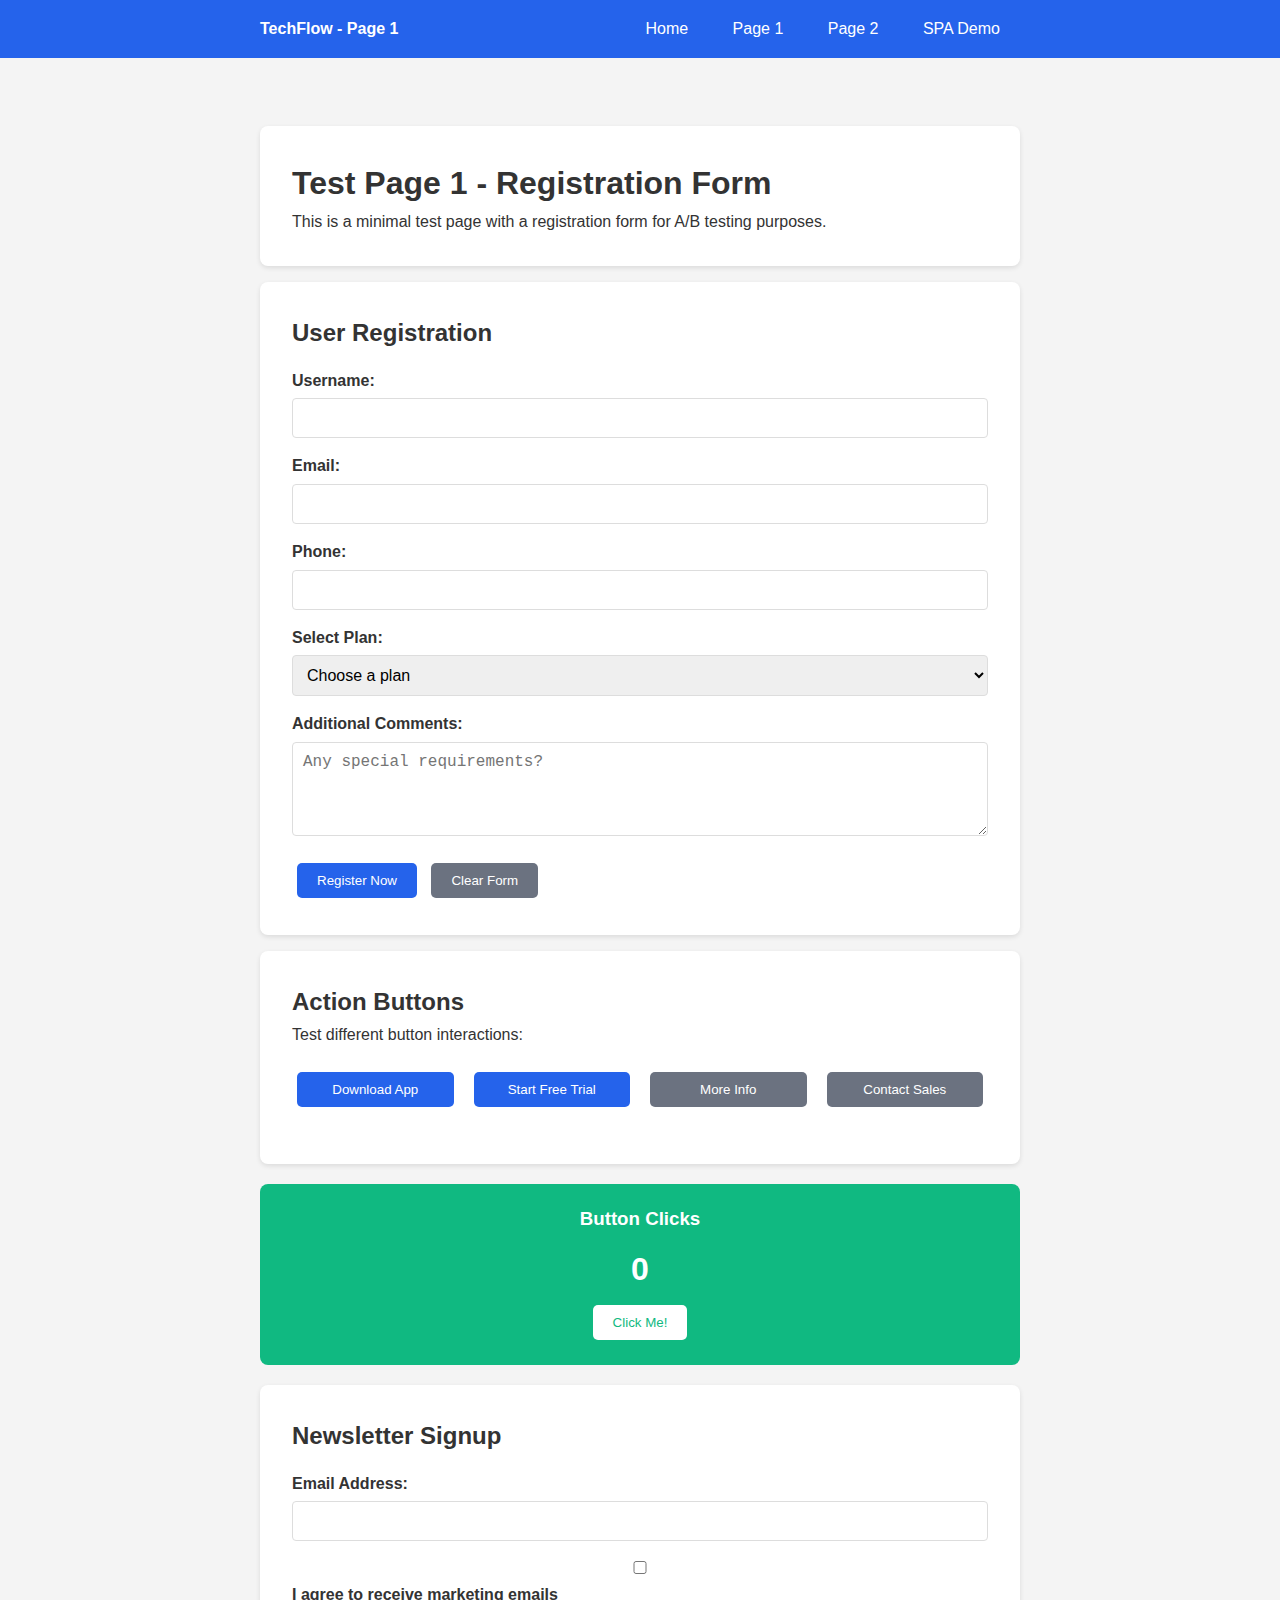
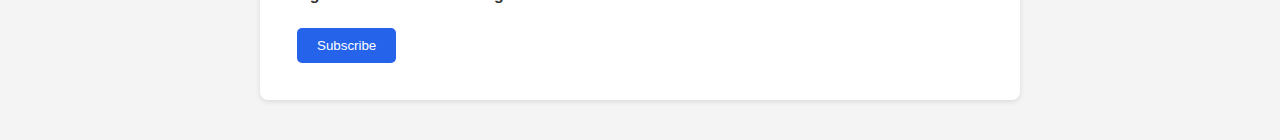
<file: page1.html>
<!DOCTYPE html>
<html lang="en">
  <head>
    <!-- Start VWO Async SmartCode -->
    <link rel="preconnect" href="https://dev.visualwebsiteoptimizer.com" />
    <script type="text/javascript" id="vwoCode">
      window._vwo_code ||
        (function () {
          var w = window,
            d = document;
          var account_id = 1120758,
            version = 2.2,
            settings_tolerance = 2000,
            hide_element = "body",
            background_color = "white",
            hide_element_style =
              "opacity:0 !important;filter:alpha(opacity=0) !important;background:" +
              background_color +
              " !important;transition:none !important;";
          /* DO NOT EDIT BELOW THIS LINE */
          if (
            ((f = !1),
            (v = d.querySelector("#vwoCode")),
            (cc = {}),
            -1 < d.URL.indexOf("__vwo_disable__") || w._vwo_code)
          )
            return;
          try {
            var e = JSON.parse(
              localStorage.getItem("_vwo_" + account_id + "_config")
            );
            cc = e && "object" == typeof e ? e : {};
          } catch (e) {}
          function r(t) {
            try {
              return decodeURIComponent(t);
            } catch (e) {
              return t;
            }
          }
          var s = (() => {
            var e = {
                combination: [],
                combinationChoose: [],
                split: [],
                exclude: [],
                uuid: null,
                consent: null,
                optOut: null,
              },
              t = d.cookie || "";
            if (t)
              for (
                var i,
                  n,
                  o =
                    /(?:^|;\s*)(?:(_vis_opt_exp_(\d+)_combi=([^;]*))|(_vis_opt_exp_(\d+)_combi_choose=([^;]*))|(_vis_opt_exp_(\d+)_split=([^:;]*))|(_vis_opt_exp_(\d+)_exclude=[^;]*)|(_vis_opt_out=([^;]*))|(_vwo_global_opt_out=[^;]*)|(_vwo_uuid=([^;]*))|(_vwo_consent=([^;]*)))/g;
                null !== (i = o.exec(t));

              )
                try {
                  i[1]
                    ? e.combination.push({ id: i[2], value: r(i[3]) })
                    : i[4]
                    ? e.combinationChoose.push({ id: i[5], value: r(i[6]) })
                    : i[7]
                    ? e.split.push({ id: i[8], value: r(i[9]) })
                    : i[10]
                    ? e.exclude.push({ id: i[11] })
                    : i[12]
                    ? (e.optOut = r(i[13]))
                    : i[14]
                    ? (e.optOut = !0)
                    : i[15]
                    ? (e.uuid = r(i[16]))
                    : i[17] &&
                      ((n = r(i[18])),
                      (e.consent =
                        n && 3 <= n.length ? n.substring(0, 3) : null));
                } catch (e) {}
            return e;
          })();
          function n() {
            var e = (() => {
                if (w.VWO && Array.isArray(w.VWO))
                  for (var e = 0; e < w.VWO.length; e++) {
                    var t = w.VWO[e];
                    if (
                      Array.isArray(t) &&
                      ("setVisitorId" === t[0] || "setSessionId" === t[0])
                    )
                      return !0;
                  }
                return !1;
              })(),
              t =
                "a=" +
                account_id +
                "&u=" +
                encodeURIComponent(w._vis_opt_url || d.URL) +
                "&vn=" +
                version +
                "&ph=1" +
                ("undefined" != typeof platform ? "&p=" + platform : "") +
                "&st=" +
                w.performance.now(),
              e =
                (!e &&
                  ((e = (() => {
                    var e,
                      t = [],
                      i = {},
                      n = (w.VWO && w.VWO.appliedCampaigns) || {};
                    for (e in n) {
                      var o = n[e] && n[e].v;
                      o && (t.push(e + "-" + o + "-1"), (i[e] = !0));
                    }
                    if (s && s.combination)
                      for (var r = 0; r < s.combination.length; r++) {
                        var a = s.combination[r];
                        i[a.id] || t.push(a.id + "-" + a.value);
                      }
                    return t.join("|");
                  })()) && (t += "&c=" + e),
                  (e = (() => {
                    var e = [],
                      t = {};
                    if (s && s.combinationChoose)
                      for (var i = 0; i < s.combinationChoose.length; i++) {
                        var n = s.combinationChoose[i];
                        e.push(n.id + "-" + n.value), (t[n.id] = !0);
                      }
                    if (s && s.split)
                      for (var o = 0; o < s.split.length; o++)
                        t[(n = s.split[o]).id] || e.push(n.id + "-" + n.value);
                    return e.join("|");
                  })()) && (t += "&cc=" + e),
                  (e = (() => {
                    var e = {},
                      t = [];
                    if (w.VWO && Array.isArray(w.VWO))
                      for (var i = 0; i < w.VWO.length; i++) {
                        var n = w.VWO[i];
                        if (
                          Array.isArray(n) &&
                          "setVariation" === n[0] &&
                          n[1] &&
                          Array.isArray(n[1])
                        )
                          for (var o = 0; o < n[1].length; o++) {
                            var r,
                              a = n[1][o];
                            a &&
                              "object" == typeof a &&
                              ((r = a.e), (a = a.v), r) &&
                              a &&
                              (e[r] = a);
                          }
                      }
                    for (r in e) t.push(r + "-" + e[r]);
                    return t.join("|");
                  })())) &&
                  (t += "&sv=" + e),
                s && s.optOut && (t += "&o=" + s.optOut),
                (() => {
                  var e = [],
                    t = {};
                  if (s && s.exclude)
                    for (var i = 0; i < s.exclude.length; i++) {
                      var n = s.exclude[i];
                      t[n.id] || (e.push(n.id), (t[n.id] = !0));
                    }
                  return e.join("|");
                })());
            return (
              e && (t += "&e=" + e),
              s && s.uuid && (t += "&id=" + s.uuid),
              s && s.consent && (t += "&consent=" + s.consent),
              w.name &&
                -1 < w.name.indexOf("_vis_preview") &&
                (t += "&pM=true"),
              w.VWO && w.VWO.ed && (t += "&ed=" + w.VWO.ed),
              t
            );
          }
          code = {
            nonce: v && v.nonce,
            library_tolerance: function () {
              return "undefined" != typeof library_tolerance
                ? library_tolerance
                : void 0;
            },
            settings_tolerance: function () {
              return cc.sT || settings_tolerance;
            },
            hide_element_style: function () {
              return "{" + (cc.hES || hide_element_style) + "}";
            },
            hide_element: function () {
              return performance.getEntriesByName("first-contentful-paint")[0]
                ? ""
                : "string" == typeof cc.hE
                ? cc.hE
                : hide_element;
            },
            getVersion: function () {
              return version;
            },
            finish: function (e) {
              var t;
              f ||
                ((f = !0),
                (t = d.getElementById("_vis_opt_path_hides")) &&
                  t.parentNode.removeChild(t),
                e &&
                  (new Image().src =
                    "https://dev.visualwebsiteoptimizer.com/ee.gif?a=" +
                    account_id +
                    e));
            },
            finished: function () {
              return f;
            },
            addScript: function (e) {
              var t = d.createElement("script");
              (t.type = "text/javascript"),
                e.src ? (t.src = e.src) : (t.text = e.text),
                v && t.setAttribute("nonce", v.nonce),
                d.getElementsByTagName("head")[0].appendChild(t);
            },
            load: function (e, t) {
              t = t || {};
              var i = new XMLHttpRequest();
              i.open("GET", e, !0),
                (i.withCredentials = !t.dSC),
                (i.responseType = t.responseType || "text"),
                (i.onload = function () {
                  if (t.onloadCb) return t.onloadCb(i, e);
                  200 === i.status
                    ? _vwo_code.addScript({ text: i.responseText })
                    : _vwo_code.finish("&e=loading_failure:" + e);
                }),
                (i.onerror = function () {
                  if (t.onerrorCb) return t.onerrorCb(e);
                  _vwo_code.finish("&e=loading_failure:" + e);
                }),
                i.send();
            },
            init: function () {
              var e,
                t,
                i = this.settings_tolerance(),
                i =
                  ((w._vwo_settings_timer = setTimeout(function () {
                    _vwo_code.finish();
                  }, i)),
                  "body" !== this.hide_element()
                    ? ((e = d.createElement("style")),
                      (t = (i = this.hide_element())
                        ? i + this.hide_element_style()
                        : ""),
                      (i = d.getElementsByTagName("head")[0]),
                      e.setAttribute("id", "_vis_opt_path_hides"),
                      v && e.setAttribute("nonce", v.nonce),
                      e.setAttribute("type", "text/css"),
                      e.styleSheet
                        ? (e.styleSheet.cssText = t)
                        : e.appendChild(d.createTextNode(t)),
                      i.appendChild(e))
                    : ((e = d.getElementsByTagName("head")[0]),
                      ((t = d.createElement("div")).style.cssText =
                        "z-index: 2147483647 !important;position: fixed !important;left: 0 !important;top: 0 !important;width: 100% !important;height: 100% !important;background:" +
                        background_color +
                        " !important;"),
                      t.setAttribute("id", "_vis_opt_path_hides"),
                      t.classList.add("_vis_hide_layer"),
                      e.parentNode.insertBefore(t, e.nextSibling)),
                  "https://dev.visualwebsiteoptimizer.com/j.php?" + n());
              -1 !== w.location.search.indexOf("_vwo_xhr")
                ? this.addScript({ src: i })
                : this.load(i + "&x=true", { l: 1 });
            },
          };
          w._vwo_code = code;
          code.init();
        })();
    </script>
    <!-- End VWO Async SmartCode -->

    <meta charset="UTF-8" />
    <meta name="viewport" content="width=device-width, initial-scale=1.0" />
    <title>Page 1 - TechFlow</title>
    <style>
      * {
        margin: 0;
        padding: 0;
        box-sizing: border-box;
      }

      body {
        font-family: Arial, sans-serif;
        line-height: 1.6;
        color: #333;
        background: #f4f4f4;
      }

      .container {
        max-width: 800px;
        margin: 0 auto;
        padding: 20px;
      }

      .header {
        background: #2563eb;
        color: white;
        padding: 1rem 0;
        margin-bottom: 2rem;
      }

      .nav {
        display: flex;
        justify-content: space-between;
        align-items: center;
        max-width: 800px;
        margin: 0 auto;
        padding: 0 20px;
      }

      .nav a {
        color: white;
        text-decoration: none;
        margin: 0 10px;
        padding: 5px 10px;
        border-radius: 3px;
      }

      .nav a:hover {
        background: rgba(255, 255, 255, 0.2);
      }

      .card {
        background: white;
        padding: 2rem;
        margin: 1rem 0;
        border-radius: 8px;
        box-shadow: 0 2px 5px rgba(0, 0, 0, 0.1);
      }

      .btn {
        background: #2563eb;
        color: white;
        padding: 10px 20px;
        border: none;
        border-radius: 5px;
        cursor: pointer;
        margin: 5px;
        text-decoration: none;
        display: inline-block;
      }

      .btn:hover {
        background: #1d4ed8;
      }

      .btn-secondary {
        background: #6b7280;
      }

      .btn-secondary:hover {
        background: #4b5563;
      }

      .form-group {
        margin: 15px 0;
      }

      .form-group label {
        display: block;
        margin-bottom: 5px;
        font-weight: bold;
      }

      .form-group input,
      .form-group select,
      .form-group textarea {
        width: 100%;
        padding: 10px;
        border: 1px solid #ddd;
        border-radius: 4px;
        font-size: 16px;
      }

      .button-grid {
        display: grid;
        grid-template-columns: repeat(auto-fit, minmax(150px, 1fr));
        gap: 10px;
        margin: 20px 0;
      }

      .counter {
        background: #10b981;
        color: white;
        padding: 20px;
        text-align: center;
        border-radius: 8px;
        margin: 20px 0;
      }

      .counter h3 {
        margin-bottom: 10px;
      }

      .counter .count {
        font-size: 2rem;
        font-weight: bold;
      }
    </style>
  </head>
  <body>
    <header class="header">
      <nav class="nav">
        <div>
          <strong>TechFlow - Page 1</strong>
        </div>
        <div>
          <a href="index.html">Home</a>
          <a href="page1.html">Page 1</a>
          <a href="page2.html">Page 2</a>
          <a href="spa.html">SPA Demo</a>
        </div>
      </nav>
    </header>

    <div class="container">
      <div class="card">
        <h1>Test Page 1 - Registration Form</h1>
        <p>
          This is a minimal test page with a registration form for A/B testing
          purposes.
        </p>
      </div>

      <div class="card">
        <h2>User Registration</h2>
        <form id="registrationForm">
          <div class="form-group">
            <label for="username">Username:</label>
            <input type="text" id="username" name="username" required />
          </div>

          <div class="form-group">
            <label for="email">Email:</label>
            <input type="email" id="email" name="email" required />
          </div>

          <div class="form-group">
            <label for="phone">Phone:</label>
            <input type="tel" id="phone" name="phone" />
          </div>

          <div class="form-group">
            <label for="plan">Select Plan:</label>
            <select id="plan" name="plan" required>
              <option value="">Choose a plan</option>
              <option value="basic">Basic - $9/month</option>
              <option value="pro">Pro - $19/month</option>
              <option value="enterprise">Enterprise - $49/month</option>
            </select>
          </div>

          <div class="form-group">
            <label for="comments">Additional Comments:</label>
            <textarea
              id="comments"
              name="comments"
              rows="4"
              placeholder="Any special requirements?"
            ></textarea>
          </div>

          <button type="submit" class="btn">Register Now</button>
          <button type="reset" class="btn btn-secondary">Clear Form</button>
        </form>
      </div>

      <div class="card">
        <h2>Action Buttons</h2>
        <p>Test different button interactions:</p>
        <div class="button-grid">
          <button class="btn" onclick="trackAction('download')">
            Download App
          </button>
          <button class="btn" onclick="trackAction('trial')">
            Start Free Trial
          </button>
          <button class="btn btn-secondary" onclick="trackAction('info')">
            More Info
          </button>
          <button class="btn btn-secondary" onclick="trackAction('contact')">
            Contact Sales
          </button>
        </div>
      </div>

      <div class="counter">
        <h3>Button Clicks</h3>
        <div class="count" id="clickCounter">0</div>
        <button
          class="btn"
          onclick="incrementCounter()"
          style="background: white; color: #10b981; margin-top: 10px"
        >
          Click Me!
        </button>
      </div>

      <div class="card">
        <h2>Newsletter Signup</h2>
        <form id="newsletterForm">
          <div class="form-group">
            <label for="newsletterEmail">Email Address:</label>
            <input
              type="email"
              id="newsletterEmail"
              name="newsletterEmail"
              required
            />
          </div>
          <div class="form-group">
            <label>
              <input type="checkbox" name="terms" required />
              I agree to receive marketing emails
            </label>
          </div>
          <button type="submit" class="btn">Subscribe</button>
        </form>
      </div>
    </div>

    <script>
      let clickCount = 0;

      // Form submission handlers
      document
        .getElementById("registrationForm")
        .addEventListener("submit", function (e) {
          e.preventDefault();
          alert("Registration form submitted! (This is just a test)");
          console.log("Registration form data:", new FormData(this));

          // Track conversion for A/B testing
          if (window.ABTest) {
            window.ABTest.trackConversion("page1_registration");
          }
        });

      document
        .getElementById("newsletterForm")
        .addEventListener("submit", function (e) {
          e.preventDefault();
          alert("Newsletter subscription successful! (This is just a test)");
          console.log("Newsletter form data:", new FormData(this));

          // Track conversion for A/B testing
          if (window.ABTest) {
            window.ABTest.trackConversion("page1_newsletter");
          }
        });

      // Action button tracking
      function trackAction(action) {
        console.log("Action tracked:", action);
        alert(`${action} button clicked! (This is just a test)`);

        // Track event for A/B testing
        if (window.ABTest) {
          window.ABTest.trackConversion(`page1_${action}`);
        }
      }

      // Counter functionality
      function incrementCounter() {
        clickCount++;
        document.getElementById("clickCounter").textContent = clickCount;
        console.log("Counter clicked:", clickCount);

        // Track event for A/B testing
        if (window.ABTest) {
          window.ABTest.trackConversion("page1_counter_click");
        }
      }

      // Simple A/B testing utilities (minimal version)
      window.ABTest = {
        trackConversion: function (event) {
          console.log("Conversion tracked:", event);
          // This would integrate with your actual analytics
        },
      };
    </script>
  </body>
</html>
</file>
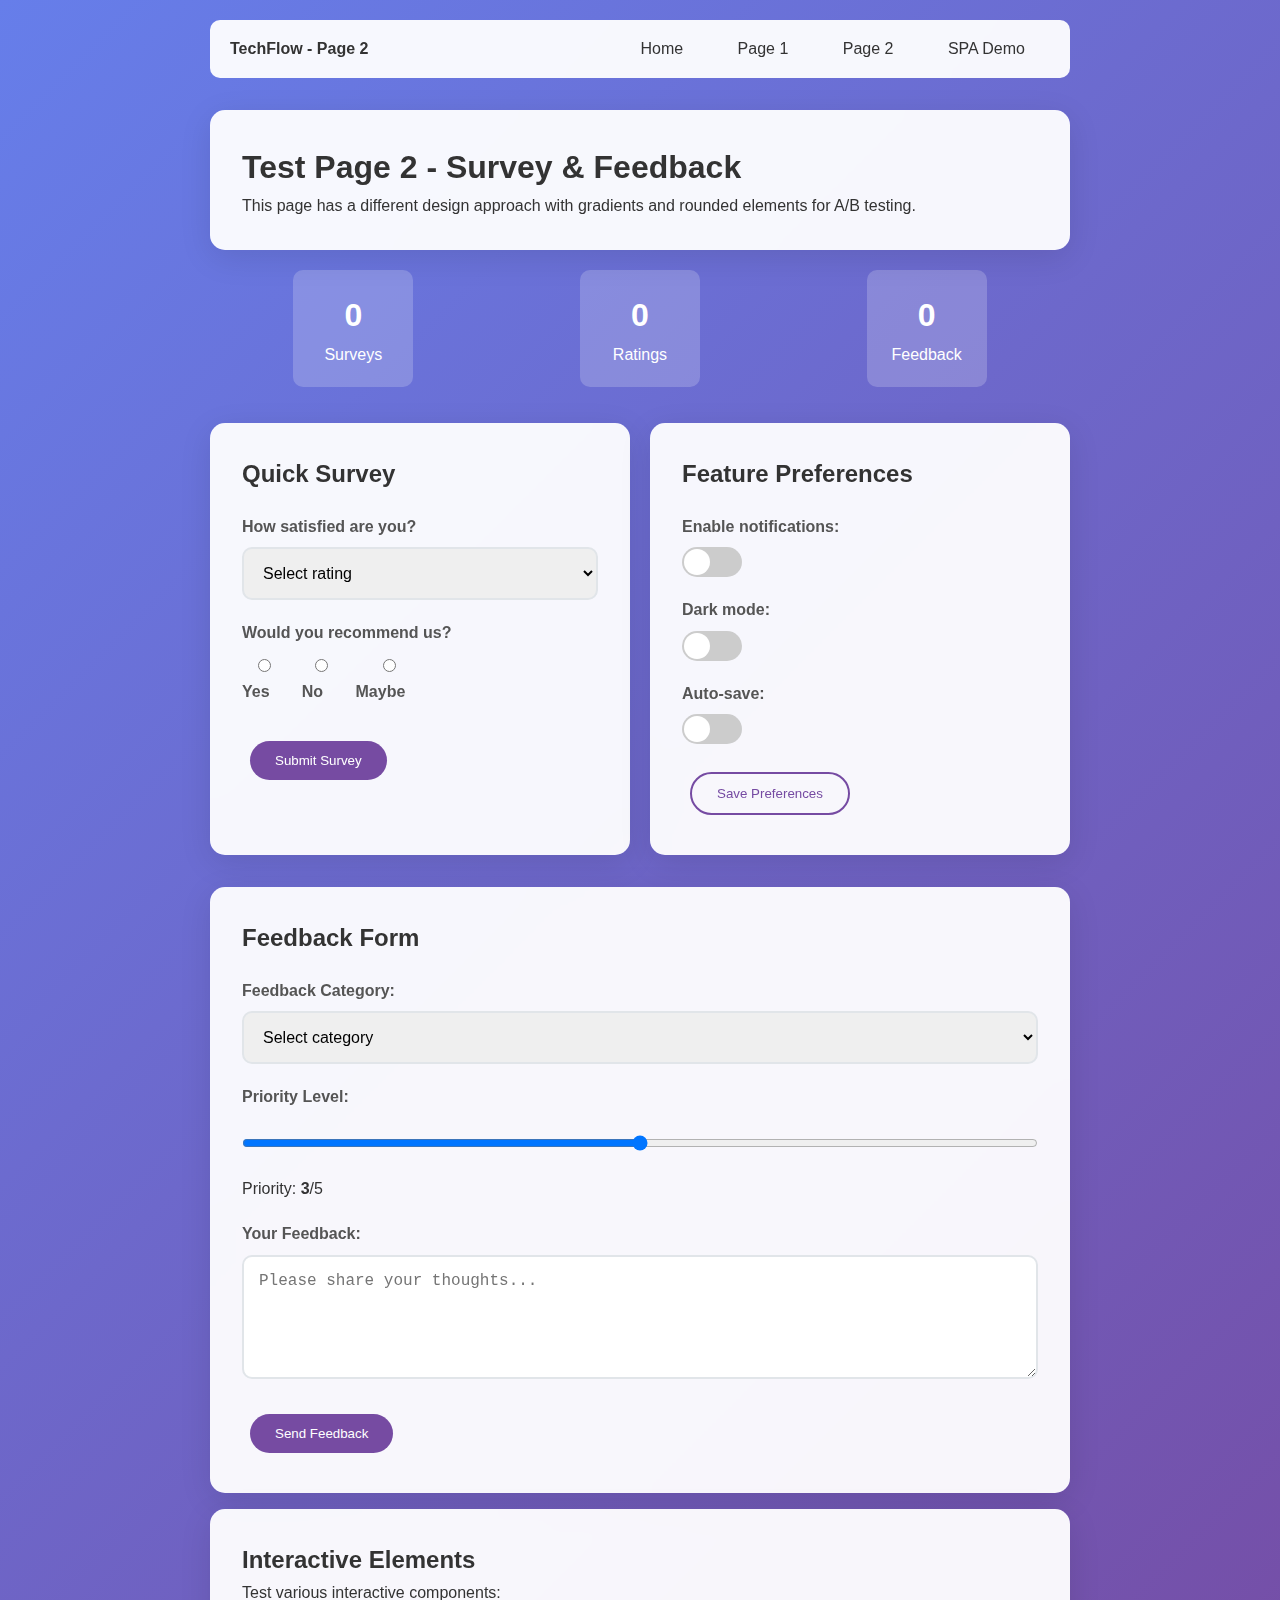
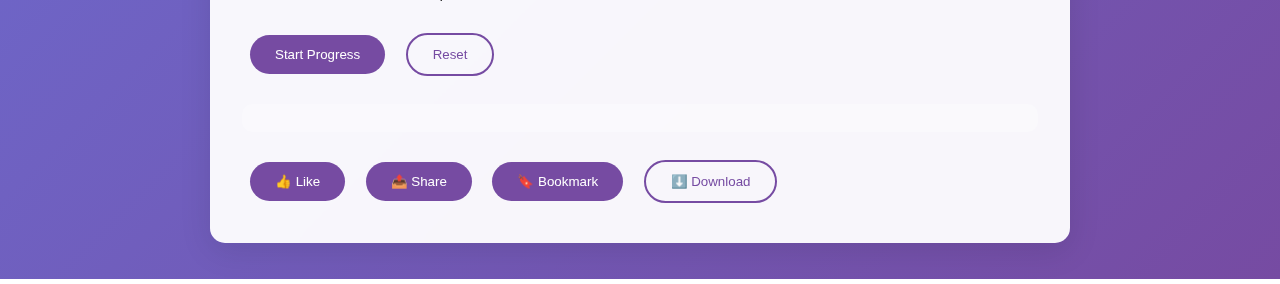
<file: page2.html>
<!DOCTYPE html>
<html lang="en">
  <head>
    <!-- Start VWO Async SmartCode -->
    <link rel="preconnect" href="https://dev.visualwebsiteoptimizer.com" />
    <script type="text/javascript" id="vwoCode">
      window._vwo_code ||
        (function () {
          var w = window,
            d = document;
          var account_id = 1120758,
            version = 2.2,
            settings_tolerance = 2000,
            hide_element = "body",
            background_color = "white",
            hide_element_style =
              "opacity:0 !important;filter:alpha(opacity=0) !important;background:" +
              background_color +
              " !important;transition:none !important;";
          /* DO NOT EDIT BELOW THIS LINE */
          if (
            ((f = !1),
            (v = d.querySelector("#vwoCode")),
            (cc = {}),
            -1 < d.URL.indexOf("__vwo_disable__") || w._vwo_code)
          )
            return;
          try {
            var e = JSON.parse(
              localStorage.getItem("_vwo_" + account_id + "_config")
            );
            cc = e && "object" == typeof e ? e : {};
          } catch (e) {}
          function r(t) {
            try {
              return decodeURIComponent(t);
            } catch (e) {
              return t;
            }
          }
          var s = (() => {
            var e = {
                combination: [],
                combinationChoose: [],
                split: [],
                exclude: [],
                uuid: null,
                consent: null,
                optOut: null,
              },
              t = d.cookie || "";
            if (t)
              for (
                var i,
                  n,
                  o =
                    /(?:^|;\s*)(?:(_vis_opt_exp_(\d+)_combi=([^;]*))|(_vis_opt_exp_(\d+)_combi_choose=([^;]*))|(_vis_opt_exp_(\d+)_split=([^:;]*))|(_vis_opt_exp_(\d+)_exclude=[^;]*)|(_vis_opt_out=([^;]*))|(_vwo_global_opt_out=[^;]*)|(_vwo_uuid=([^;]*))|(_vwo_consent=([^;]*)))/g;
                null !== (i = o.exec(t));

              )
                try {
                  i[1]
                    ? e.combination.push({ id: i[2], value: r(i[3]) })
                    : i[4]
                    ? e.combinationChoose.push({ id: i[5], value: r(i[6]) })
                    : i[7]
                    ? e.split.push({ id: i[8], value: r(i[9]) })
                    : i[10]
                    ? e.exclude.push({ id: i[11] })
                    : i[12]
                    ? (e.optOut = r(i[13]))
                    : i[14]
                    ? (e.optOut = !0)
                    : i[15]
                    ? (e.uuid = r(i[16]))
                    : i[17] &&
                      ((n = r(i[18])),
                      (e.consent =
                        n && 3 <= n.length ? n.substring(0, 3) : null));
                } catch (e) {}
            return e;
          })();
          function n() {
            var e = (() => {
                if (w.VWO && Array.isArray(w.VWO))
                  for (var e = 0; e < w.VWO.length; e++) {
                    var t = w.VWO[e];
                    if (
                      Array.isArray(t) &&
                      ("setVisitorId" === t[0] || "setSessionId" === t[0])
                    )
                      return !0;
                  }
                return !1;
              })(),
              t =
                "a=" +
                account_id +
                "&u=" +
                encodeURIComponent(w._vis_opt_url || d.URL) +
                "&vn=" +
                version +
                "&ph=1" +
                ("undefined" != typeof platform ? "&p=" + platform : "") +
                "&st=" +
                w.performance.now(),
              e =
                (!e &&
                  ((e = (() => {
                    var e,
                      t = [],
                      i = {},
                      n = (w.VWO && w.VWO.appliedCampaigns) || {};
                    for (e in n) {
                      var o = n[e] && n[e].v;
                      o && (t.push(e + "-" + o + "-1"), (i[e] = !0));
                    }
                    if (s && s.combination)
                      for (var r = 0; r < s.combination.length; r++) {
                        var a = s.combination[r];
                        i[a.id] || t.push(a.id + "-" + a.value);
                      }
                    return t.join("|");
                  })()) && (t += "&c=" + e),
                  (e = (() => {
                    var e = [],
                      t = {};
                    if (s && s.combinationChoose)
                      for (var i = 0; i < s.combinationChoose.length; i++) {
                        var n = s.combinationChoose[i];
                        e.push(n.id + "-" + n.value), (t[n.id] = !0);
                      }
                    if (s && s.split)
                      for (var o = 0; o < s.split.length; o++)
                        t[(n = s.split[o]).id] || e.push(n.id + "-" + n.value);
                    return e.join("|");
                  })()) && (t += "&cc=" + e),
                  (e = (() => {
                    var e = {},
                      t = [];
                    if (w.VWO && Array.isArray(w.VWO))
                      for (var i = 0; i < w.VWO.length; i++) {
                        var n = w.VWO[i];
                        if (
                          Array.isArray(n) &&
                          "setVariation" === n[0] &&
                          n[1] &&
                          Array.isArray(n[1])
                        )
                          for (var o = 0; o < n[1].length; o++) {
                            var r,
                              a = n[1][o];
                            a &&
                              "object" == typeof a &&
                              ((r = a.e), (a = a.v), r) &&
                              a &&
                              (e[r] = a);
                          }
                      }
                    for (r in e) t.push(r + "-" + e[r]);
                    return t.join("|");
                  })())) &&
                  (t += "&sv=" + e),
                s && s.optOut && (t += "&o=" + s.optOut),
                (() => {
                  var e = [],
                    t = {};
                  if (s && s.exclude)
                    for (var i = 0; i < s.exclude.length; i++) {
                      var n = s.exclude[i];
                      t[n.id] || (e.push(n.id), (t[n.id] = !0));
                    }
                  return e.join("|");
                })());
            return (
              e && (t += "&e=" + e),
              s && s.uuid && (t += "&id=" + s.uuid),
              s && s.consent && (t += "&consent=" + s.consent),
              w.name &&
                -1 < w.name.indexOf("_vis_preview") &&
                (t += "&pM=true"),
              w.VWO && w.VWO.ed && (t += "&ed=" + w.VWO.ed),
              t
            );
          }
          code = {
            nonce: v && v.nonce,
            library_tolerance: function () {
              return "undefined" != typeof library_tolerance
                ? library_tolerance
                : void 0;
            },
            settings_tolerance: function () {
              return cc.sT || settings_tolerance;
            },
            hide_element_style: function () {
              return "{" + (cc.hES || hide_element_style) + "}";
            },
            hide_element: function () {
              return performance.getEntriesByName("first-contentful-paint")[0]
                ? ""
                : "string" == typeof cc.hE
                ? cc.hE
                : hide_element;
            },
            getVersion: function () {
              return version;
            },
            finish: function (e) {
              var t;
              f ||
                ((f = !0),
                (t = d.getElementById("_vis_opt_path_hides")) &&
                  t.parentNode.removeChild(t),
                e &&
                  (new Image().src =
                    "https://dev.visualwebsiteoptimizer.com/ee.gif?a=" +
                    account_id +
                    e));
            },
            finished: function () {
              return f;
            },
            addScript: function (e) {
              var t = d.createElement("script");
              (t.type = "text/javascript"),
                e.src ? (t.src = e.src) : (t.text = e.text),
                v && t.setAttribute("nonce", v.nonce),
                d.getElementsByTagName("head")[0].appendChild(t);
            },
            load: function (e, t) {
              t = t || {};
              var i = new XMLHttpRequest();
              i.open("GET", e, !0),
                (i.withCredentials = !t.dSC),
                (i.responseType = t.responseType || "text"),
                (i.onload = function () {
                  if (t.onloadCb) return t.onloadCb(i, e);
                  200 === i.status
                    ? _vwo_code.addScript({ text: i.responseText })
                    : _vwo_code.finish("&e=loading_failure:" + e);
                }),
                (i.onerror = function () {
                  if (t.onerrorCb) return t.onerrorCb(e);
                  _vwo_code.finish("&e=loading_failure:" + e);
                }),
                i.send();
            },
            init: function () {
              var e,
                t,
                i = this.settings_tolerance(),
                i =
                  ((w._vwo_settings_timer = setTimeout(function () {
                    _vwo_code.finish();
                  }, i)),
                  "body" !== this.hide_element()
                    ? ((e = d.createElement("style")),
                      (t = (i = this.hide_element())
                        ? i + this.hide_element_style()
                        : ""),
                      (i = d.getElementsByTagName("head")[0]),
                      e.setAttribute("id", "_vis_opt_path_hides"),
                      v && e.setAttribute("nonce", v.nonce),
                      e.setAttribute("type", "text/css"),
                      e.styleSheet
                        ? (e.styleSheet.cssText = t)
                        : e.appendChild(d.createTextNode(t)),
                      i.appendChild(e))
                    : ((e = d.getElementsByTagName("head")[0]),
                      ((t = d.createElement("div")).style.cssText =
                        "z-index: 2147483647 !important;position: fixed !important;left: 0 !important;top: 0 !important;width: 100% !important;height: 100% !important;background:" +
                        background_color +
                        " !important;"),
                      t.setAttribute("id", "_vis_opt_path_hides"),
                      t.classList.add("_vis_hide_layer"),
                      e.parentNode.insertBefore(t, e.nextSibling)),
                  "https://dev.visualwebsiteoptimizer.com/j.php?" + n());
              -1 !== w.location.search.indexOf("_vwo_xhr")
                ? this.addScript({ src: i })
                : this.load(i + "&x=true", { l: 1 });
            },
          };
          w._vwo_code = code;
          code.init();
        })();
    </script>
    <!-- End VWO Async SmartCode -->

    <meta charset="UTF-8" />
    <meta name="viewport" content="width=device-width, initial-scale=1.0" />
    <title>Page 2 - TechFlow</title>
    <style>
      * {
        margin: 0;
        padding: 0;
        box-sizing: border-box;
      }

      body {
        font-family: Arial, sans-serif;
        line-height: 1.6;
        color: #333;
        background: linear-gradient(135deg, #667eea 0%, #764ba2 100%);
        min-height: 100vh;
      }

      .container {
        max-width: 900px;
        margin: 0 auto;
        padding: 20px;
      }

      .header {
        background: rgba(255, 255, 255, 0.95);
        backdrop-filter: blur(10px);
        padding: 1rem 0;
        margin-bottom: 2rem;
        border-radius: 10px;
      }

      .nav {
        display: flex;
        justify-content: space-between;
        align-items: center;
        max-width: 900px;
        margin: 0 auto;
        padding: 0 20px;
      }

      .nav a {
        color: #333;
        text-decoration: none;
        margin: 0 10px;
        padding: 8px 15px;
        border-radius: 20px;
        transition: all 0.3s;
      }

      .nav a:hover {
        background: #2563eb;
        color: white;
      }

      .card {
        background: rgba(255, 255, 255, 0.95);
        backdrop-filter: blur(10px);
        padding: 2rem;
        margin: 1rem 0;
        border-radius: 15px;
        box-shadow: 0 8px 32px rgba(0, 0, 0, 0.1);
      }

      .btn {
        background: #764ba2;
        color: white;
        padding: 12px 25px;
        border: none;
        border-radius: 25px;
        cursor: pointer;
        margin: 8px;
        text-decoration: none;
        display: inline-block;
        transition: all 0.3s;
        font-weight: 500;
      }

      .btn:hover {
        background: #5a3a7a;
        transform: translateY(-2px);
        box-shadow: 0 5px 15px rgba(0, 0, 0, 0.2);
      }

      .btn-outline {
        background: transparent;
        border: 2px solid #764ba2;
        color: #764ba2;
      }

      .btn-outline:hover {
        background: #764ba2;
        color: white;
      }

      .form-group {
        margin: 20px 0;
      }

      .form-group label {
        display: block;
        margin-bottom: 8px;
        font-weight: 600;
        color: #555;
      }

      .form-group input,
      .form-group select,
      .form-group textarea {
        width: 100%;
        padding: 15px;
        border: 2px solid #e1e5e9;
        border-radius: 10px;
        font-size: 16px;
        transition: border-color 0.3s;
      }

      .form-group input:focus,
      .form-group select:focus,
      .form-group textarea:focus {
        outline: none;
        border-color: #764ba2;
      }

      .grid-2 {
        display: grid;
        grid-template-columns: 1fr 1fr;
        gap: 20px;
      }

      .stats {
        display: flex;
        justify-content: space-around;
        text-align: center;
        margin: 20px 0;
      }

      .stat-item {
        background: rgba(255, 255, 255, 0.2);
        padding: 20px;
        border-radius: 10px;
        color: white;
        min-width: 120px;
      }

      .stat-number {
        font-size: 2rem;
        font-weight: bold;
        display: block;
      }

      .progress-bar {
        background: rgba(255, 255, 255, 0.3);
        border-radius: 10px;
        padding: 4px;
        margin: 10px 0;
      }

      .progress-fill {
        background: #10b981;
        height: 20px;
        border-radius: 8px;
        width: 0%;
        transition: width 0.5s ease;
      }

      .toggle-switch {
        position: relative;
        width: 60px;
        height: 30px;
        background: #ccc;
        border-radius: 15px;
        cursor: pointer;
        transition: background 0.3s;
      }

      .toggle-switch.active {
        background: #764ba2;
      }

      .toggle-switch::after {
        content: "";
        position: absolute;
        width: 26px;
        height: 26px;
        background: white;
        border-radius: 50%;
        top: 2px;
        left: 2px;
        transition: left 0.3s;
      }

      .toggle-switch.active::after {
        left: 32px;
      }

      @media (max-width: 768px) {
        .grid-2 {
          grid-template-columns: 1fr;
        }

        .stats {
          flex-direction: column;
          gap: 15px;
        }
      }
    </style>
  </head>
  <body>
    <div class="container">
      <header class="header">
        <nav class="nav">
          <div>
            <strong>TechFlow - Page 2</strong>
          </div>
          <div>
            <a href="index.html">Home</a>
            <a href="page1.html">Page 1</a>
            <a href="page2.html">Page 2</a>
            <a href="spa.html">SPA Demo</a>
          </div>
        </nav>
      </header>

      <div class="card">
        <h1>Test Page 2 - Survey & Feedback</h1>
        <p>
          This page has a different design approach with gradients and rounded
          elements for A/B testing.
        </p>
      </div>

      <div class="stats">
        <div class="stat-item">
          <span class="stat-number" id="surveyCount">0</span>
          <span>Surveys</span>
        </div>
        <div class="stat-item">
          <span class="stat-number" id="ratingCount">0</span>
          <span>Ratings</span>
        </div>
        <div class="stat-item">
          <span class="stat-number" id="feedbackCount">0</span>
          <span>Feedback</span>
        </div>
      </div>

      <div class="grid-2">
        <div class="card">
          <h2>Quick Survey</h2>
          <form id="surveyForm">
            <div class="form-group">
              <label for="satisfaction">How satisfied are you?</label>
              <select id="satisfaction" name="satisfaction" required>
                <option value="">Select rating</option>
                <option value="5">Very Satisfied</option>
                <option value="4">Satisfied</option>
                <option value="3">Neutral</option>
                <option value="2">Dissatisfied</option>
                <option value="1">Very Dissatisfied</option>
              </select>
            </div>

            <div class="form-group">
              <label for="recommend">Would you recommend us?</label>
              <div style="display: flex; gap: 15px; align-items: center">
                <label
                  ><input type="radio" name="recommend" value="yes" required />
                  Yes</label
                >
                <label
                  ><input type="radio" name="recommend" value="no" required />
                  No</label
                >
                <label
                  ><input
                    type="radio"
                    name="recommend"
                    value="maybe"
                    required
                  />
                  Maybe</label
                >
              </div>
            </div>

            <button type="submit" class="btn">Submit Survey</button>
          </form>
        </div>

        <div class="card">
          <h2>Feature Preferences</h2>
          <div class="form-group">
            <label>Enable notifications:</label>
            <div
              class="toggle-switch"
              id="notificationToggle"
              onclick="toggleSwitch('notifications')"
            ></div>
          </div>

          <div class="form-group">
            <label>Dark mode:</label>
            <div
              class="toggle-switch"
              id="darkModeToggle"
              onclick="toggleSwitch('darkMode')"
            ></div>
          </div>

          <div class="form-group">
            <label>Auto-save:</label>
            <div
              class="toggle-switch"
              id="autoSaveToggle"
              onclick="toggleSwitch('autoSave')"
            ></div>
          </div>

          <button class="btn btn-outline" onclick="savePreferences()">
            Save Preferences
          </button>
        </div>
      </div>

      <div class="card">
        <h2>Feedback Form</h2>
        <form id="feedbackForm">
          <div class="form-group">
            <label for="category">Feedback Category:</label>
            <select id="category" name="category" required>
              <option value="">Select category</option>
              <option value="bug">Bug Report</option>
              <option value="feature">Feature Request</option>
              <option value="improvement">Improvement</option>
              <option value="general">General Feedback</option>
            </select>
          </div>

          <div class="form-group">
            <label for="priority">Priority Level:</label>
            <input
              type="range"
              id="priority"
              name="priority"
              min="1"
              max="5"
              value="3"
              oninput="document.getElementById('priorityValue').textContent = this.value"
            />
            <span>Priority: <strong id="priorityValue">3</strong>/5</span>
          </div>

          <div class="form-group">
            <label for="feedback">Your Feedback:</label>
            <textarea
              id="feedback"
              name="feedback"
              rows="5"
              placeholder="Please share your thoughts..."
              required
            ></textarea>
          </div>

          <button type="submit" class="btn">Send Feedback</button>
        </form>
      </div>

      <div class="card">
        <h2>Interactive Elements</h2>
        <p>Test various interactive components:</p>

        <div style="margin: 20px 0">
          <button class="btn" onclick="showProgress()">Start Progress</button>
          <button class="btn btn-outline" onclick="resetProgress()">
            Reset
          </button>
        </div>

        <div class="progress-bar">
          <div class="progress-fill" id="progressBar"></div>
        </div>

        <div style="margin-top: 20px">
          <button class="btn" onclick="trackInteraction('like')">
            👍 Like
          </button>
          <button class="btn" onclick="trackInteraction('share')">
            📤 Share
          </button>
          <button class="btn" onclick="trackInteraction('bookmark')">
            🔖 Bookmark
          </button>
          <button
            class="btn btn-outline"
            onclick="trackInteraction('download')"
          >
            ⬇️ Download
          </button>
        </div>
      </div>
    </div>

    <script>
      let surveyCount = 0;
      let ratingCount = 0;
      let feedbackCount = 0;
      let preferences = {
        notifications: false,
        darkMode: false,
        autoSave: false,
      };

      // Form submission handlers
      document
        .getElementById("surveyForm")
        .addEventListener("submit", function (e) {
          e.preventDefault();
          surveyCount++;
          document.getElementById("surveyCount").textContent = surveyCount;
          alert("Survey submitted! Thank you for your feedback.");
          console.log("Survey data:", new FormData(this));

          // Track conversion for A/B testing
          if (window.ABTest) {
            window.ABTest.trackConversion("page2_survey");
          }

          this.reset();
        });

      document
        .getElementById("feedbackForm")
        .addEventListener("submit", function (e) {
          e.preventDefault();
          feedbackCount++;
          document.getElementById("feedbackCount").textContent = feedbackCount;
          alert("Feedback submitted! We appreciate your input.");
          console.log("Feedback data:", new FormData(this));

          // Track conversion for A/B testing
          if (window.ABTest) {
            window.ABTest.trackConversion("page2_feedback");
          }

          this.reset();
          document.getElementById("priorityValue").textContent = "3";
        });

      // Toggle switch functionality
      function toggleSwitch(preference) {
        preferences[preference] = !preferences[preference];
        const toggle = document.getElementById(preference + "Toggle");
        toggle.classList.toggle("active");
        console.log("Preference toggled:", preference, preferences[preference]);
      }

      // Save preferences
      function savePreferences() {
        alert("Preferences saved: " + JSON.stringify(preferences, null, 2));
        console.log("Preferences saved:", preferences);

        // Track conversion for A/B testing
        if (window.ABTest) {
          window.ABTest.trackConversion("page2_preferences");
        }
      }

      // Progress bar functionality
      function showProgress() {
        const progressBar = document.getElementById("progressBar");
        let width = 0;
        const interval = setInterval(() => {
          width += 10;
          progressBar.style.width = width + "%";
          if (width >= 100) {
            clearInterval(interval);
            setTimeout(() => alert("Process completed!"), 200);
          }
        }, 100);
      }

      function resetProgress() {
        document.getElementById("progressBar").style.width = "0%";
      }

      // Track interactions
      function trackInteraction(action) {
        ratingCount++;
        document.getElementById("ratingCount").textContent = ratingCount;
        console.log("Interaction tracked:", action);
        alert(`${action} action performed!`);

        // Track event for A/B testing
        if (window.ABTest) {
          window.ABTest.trackConversion(`page2_${action}`);
        }
      }

      // Simple A/B testing utilities (minimal version)
      window.ABTest = {
        trackConversion: function (event) {
          console.log("Conversion tracked:", event);
          // This would integrate with your actual analytics
        },
      };
    </script>
  </body>
</html>
</file>
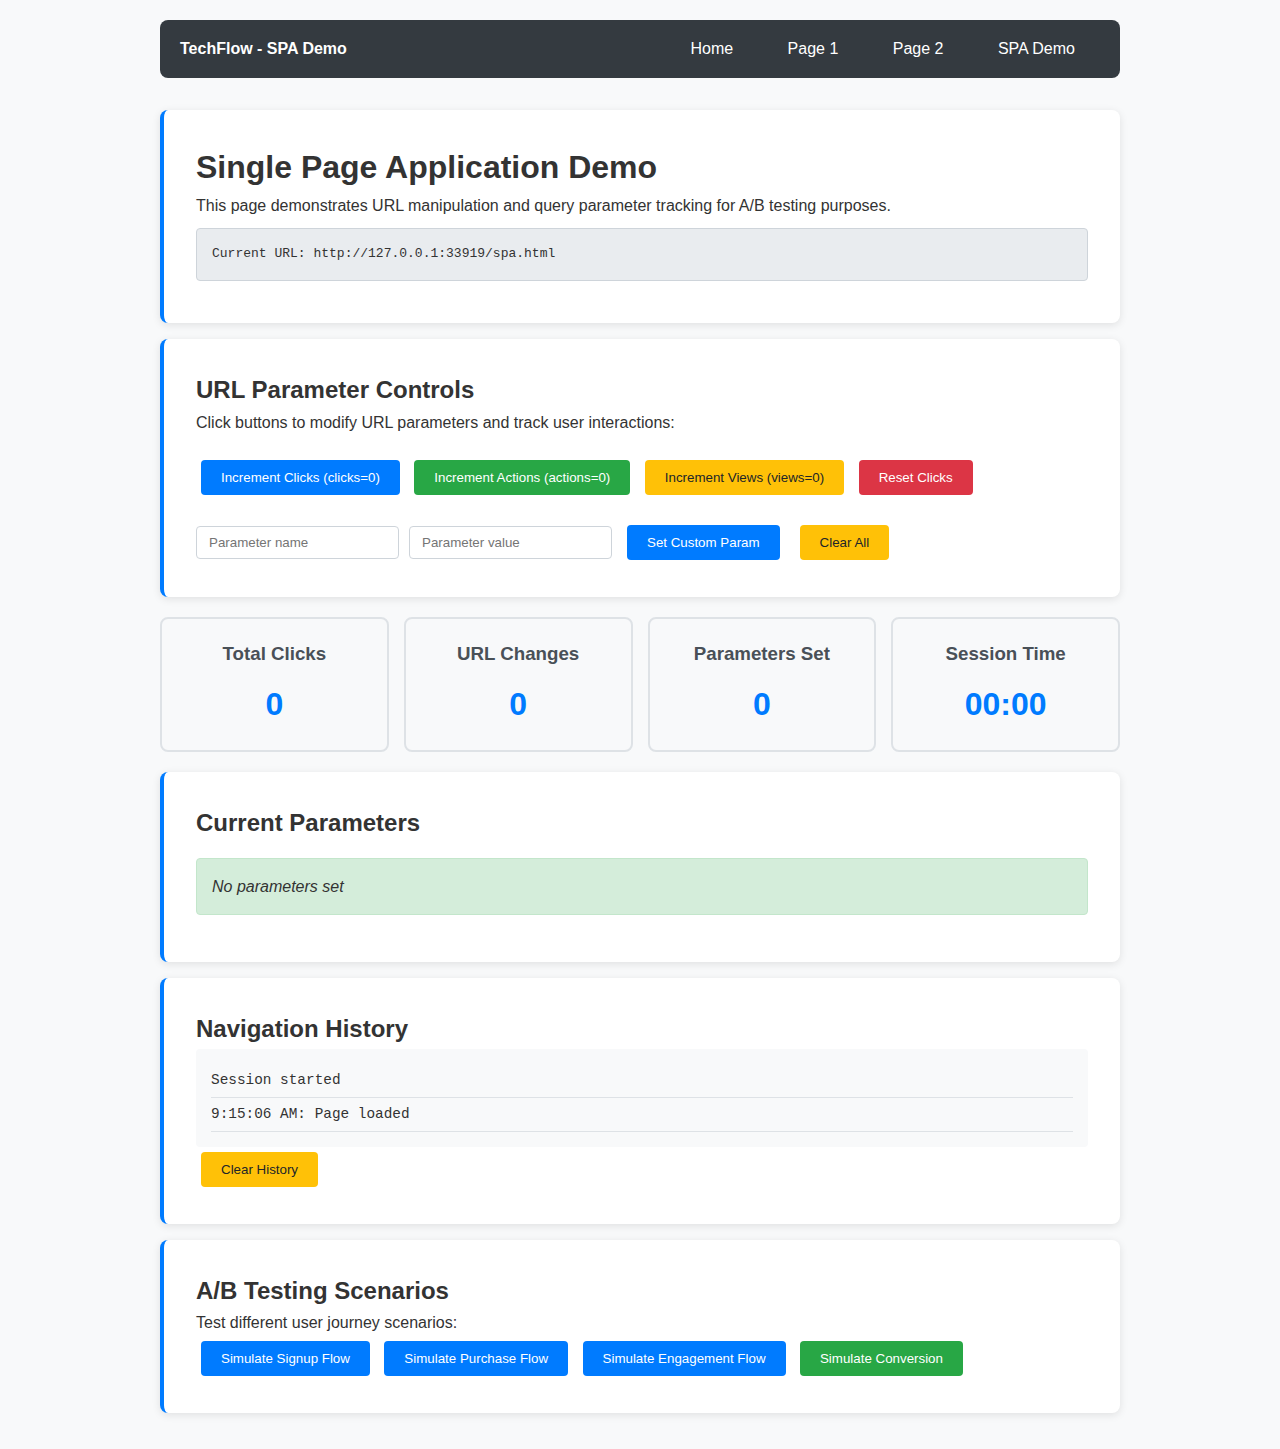
<file: spa.html>
<!DOCTYPE html>
<html lang="en">
  <head>
    <!-- Start VWO SmartCode -->
    <script
      referrerpolicy="no-referrer-when-downgrade"
      src="https://dev.visualwebsiteoptimizer.com/lib/1120758.js"
      id="vwoCode"
    ></script>
    <!-- End VWO SmartCode -->

    <meta charset="UTF-8" />
    <meta name="viewport" content="width=device-width, initial-scale=1.0" />
    <title>SPA Demo - TechFlow</title>
    <style>
      * {
        margin: 0;
        padding: 0;
        box-sizing: border-box;
      }

      body {
        font-family: Arial, sans-serif;
        line-height: 1.6;
        color: #333;
        background: #f8f9fa;
      }

      .container {
        max-width: 1000px;
        margin: 0 auto;
        padding: 20px;
      }

      .header {
        background: #343a40;
        color: white;
        padding: 1rem 0;
        margin-bottom: 2rem;
        border-radius: 8px;
      }

      .nav {
        display: flex;
        justify-content: space-between;
        align-items: center;
        max-width: 1000px;
        margin: 0 auto;
        padding: 0 20px;
      }

      .nav a {
        color: white;
        text-decoration: none;
        margin: 0 10px;
        padding: 8px 15px;
        border-radius: 4px;
      }

      .nav a:hover {
        background: rgba(255, 255, 255, 0.2);
      }

      .card {
        background: white;
        padding: 2rem;
        margin: 1rem 0;
        border-radius: 8px;
        box-shadow: 0 2px 8px rgba(0, 0, 0, 0.1);
        border-left: 4px solid #007bff;
      }

      .btn {
        background: #007bff;
        color: white;
        padding: 10px 20px;
        border: none;
        border-radius: 4px;
        cursor: pointer;
        margin: 5px;
        text-decoration: none;
        display: inline-block;
        transition: background 0.3s;
      }

      .btn:hover {
        background: #0056b3;
      }

      .btn-success {
        background: #28a745;
      }

      .btn-success:hover {
        background: #1e7e34;
      }

      .btn-warning {
        background: #ffc107;
        color: #212529;
      }

      .btn-warning:hover {
        background: #e0a800;
      }

      .btn-danger {
        background: #dc3545;
      }

      .btn-danger:hover {
        background: #c82333;
      }

      .url-display {
        background: #e9ecef;
        padding: 15px;
        border-radius: 4px;
        font-family: monospace;
        margin: 10px 0;
        border: 1px solid #ced4da;
      }

      .counter-display {
        display: grid;
        grid-template-columns: repeat(auto-fit, minmax(200px, 1fr));
        gap: 15px;
        margin: 20px 0;
      }

      .counter-item {
        background: #f8f9fa;
        padding: 20px;
        text-align: center;
        border-radius: 8px;
        border: 2px solid #dee2e6;
      }

      .counter-item h3 {
        margin-bottom: 10px;
        color: #495057;
      }

      .counter-value {
        font-size: 2rem;
        font-weight: bold;
        color: #007bff;
      }

      .form-inline {
        display: flex;
        gap: 10px;
        align-items: center;
        flex-wrap: wrap;
      }

      .form-inline input {
        padding: 8px 12px;
        border: 1px solid #ced4da;
        border-radius: 4px;
      }

      .history-list {
        background: #f8f9fa;
        padding: 15px;
        border-radius: 4px;
        max-height: 200px;
        overflow-y: auto;
      }

      .history-item {
        padding: 5px 0;
        border-bottom: 1px solid #dee2e6;
        font-family: monospace;
        font-size: 0.9rem;
      }

      .current-params {
        background: #d4edda;
        border: 1px solid #c3e6cb;
        padding: 15px;
        border-radius: 4px;
        margin: 15px 0;
      }

      .param-item {
        display: flex;
        justify-content: space-between;
        margin: 5px 0;
      }

      .param-key {
        font-weight: bold;
        color: #155724;
      }

      .param-value {
        color: #0c5460;
        font-family: monospace;
      }
    </style>
  </head>
  <body>
    <div class="container">
      <header class="header">
        <nav class="nav">
          <div>
            <strong>TechFlow - SPA Demo</strong>
          </div>
          <div>
            <a href="index.html">Home</a>
            <a href="page1.html">Page 1</a>
            <a href="page2.html">Page 2</a>
            <a href="spa.html">SPA Demo</a>
          </div>
        </nav>
      </header>

      <div class="card">
        <h1>Single Page Application Demo</h1>
        <p>
          This page demonstrates URL manipulation and query parameter tracking
          for A/B testing purposes.
        </p>

        <div class="url-display" id="currentUrl">
          Current URL: <span id="urlText">Loading...</span>
        </div>
      </div>

      <div class="card">
        <h2>URL Parameter Controls</h2>
        <p>
          Click buttons to modify URL parameters and track user interactions:
        </p>

        <div style="margin: 20px 0">
          <button class="btn" onclick="incrementParam('clicks')">
            Increment Clicks (clicks=<span id="clicksValue">0</span>)
          </button>

          <button class="btn btn-success" onclick="incrementParam('actions')">
            Increment Actions (actions=<span id="actionsValue">0</span>)
          </button>

          <button class="btn btn-warning" onclick="incrementParam('views')">
            Increment Views (views=<span id="viewsValue">0</span>)
          </button>

          <button class="btn btn-danger" onclick="resetParam('clicks')">
            Reset Clicks
          </button>
        </div>

        <div class="form-inline">
          <input type="text" id="customParam" placeholder="Parameter name" />
          <input type="text" id="customValue" placeholder="Parameter value" />
          <button class="btn" onclick="setCustomParam()">
            Set Custom Param
          </button>
          <button class="btn btn-warning" onclick="clearAllParams()">
            Clear All
          </button>
        </div>
      </div>

      <div class="counter-display">
        <div class="counter-item">
          <h3>Total Clicks</h3>
          <div class="counter-value" id="totalClicks">0</div>
        </div>
        <div class="counter-item">
          <h3>URL Changes</h3>
          <div class="counter-value" id="urlChanges">0</div>
        </div>
        <div class="counter-item">
          <h3>Parameters Set</h3>
          <div class="counter-value" id="parametersSet">0</div>
        </div>
        <div class="counter-item">
          <h3>Session Time</h3>
          <div class="counter-value" id="sessionTime">00:00</div>
        </div>
      </div>

      <div class="card">
        <h2>Current Parameters</h2>
        <div class="current-params" id="currentParams">
          <p><em>No parameters set</em></p>
        </div>
      </div>

      <div class="card">
        <h2>Navigation History</h2>
        <div class="history-list" id="historyList">
          <div class="history-item">Session started</div>
        </div>
        <button class="btn btn-warning" onclick="clearHistory()">
          Clear History
        </button>
      </div>

      <div class="card">
        <h2>A/B Testing Scenarios</h2>
        <p>Test different user journey scenarios:</p>

        <button class="btn" onclick="simulateScenario('signup')">
          Simulate Signup Flow
        </button>

        <button class="btn" onclick="simulateScenario('purchase')">
          Simulate Purchase Flow
        </button>

        <button class="btn" onclick="simulateScenario('engagement')">
          Simulate Engagement Flow
        </button>

        <button
          class="btn btn-success"
          onclick="simulateScenario('conversion')"
        >
          Simulate Conversion
        </button>
      </div>
    </div>

    <script>
      let urlChangeCount = 0;
      let totalClickCount = 0;
      let parametersSetCount = 0;
      let startTime = Date.now();
      let history = [];

      // Initialize page
      document.addEventListener("DOMContentLoaded", function () {
        updateDisplay();
        startSessionTimer();
        addToHistory("Page loaded");
      });

      // Get URL parameters
      function getUrlParams() {
        const params = new URLSearchParams(window.location.search);
        const result = {};
        for (let [key, value] of params) {
          result[key] = value;
        }
        return result;
      }

      // Update URL with new parameter
      function updateUrlParam(key, value) {
        const url = new URL(window.location);

        if (value === null || value === "" || value === "0") {
          url.searchParams.delete(key);
        } else {
          url.searchParams.set(key, value);
        }

        window.history.pushState({}, "", url);
        urlChangeCount++;
        updateDisplay();
        addToHistory(`Set ${key}=${value}`);

        // Track for A/B testing
        if (window.ABTest) {
          window.ABTest.trackConversion(`spa_param_${key}`);
        }
      }

      // Increment a parameter value
      function incrementParam(paramName) {
        const currentParams = getUrlParams();
        const currentValue = parseInt(currentParams[paramName] || "0");
        const newValue = currentValue + 1;

        updateUrlParam(paramName, newValue.toString());
        totalClickCount++;
        parametersSetCount++;

        // Update individual counter displays
        document.getElementById(paramName + "Value").textContent = newValue;

        console.log(`${paramName} incremented to ${newValue}`);
      }

      // Reset a parameter
      function resetParam(paramName) {
        updateUrlParam(paramName, null);
        document.getElementById(paramName + "Value").textContent = "0";
        addToHistory(`Reset ${paramName}`);
      }

      // Set custom parameter
      function setCustomParam() {
        const paramName = document.getElementById("customParam").value;
        const paramValue = document.getElementById("customValue").value;

        if (paramName && paramValue) {
          updateUrlParam(paramName, paramValue);
          parametersSetCount++;

          // Clear inputs
          document.getElementById("customParam").value = "";
          document.getElementById("customValue").value = "";
        } else {
          alert("Please enter both parameter name and value");
        }
      }

      // Clear all parameters
      function clearAllParams() {
        const url = new URL(window.location);
        url.search = "";
        window.history.pushState({}, "", url);

        urlChangeCount++;
        updateDisplay();
        addToHistory("Cleared all parameters");

        // Reset all displayed values
        document.getElementById("clicksValue").textContent = "0";
        document.getElementById("actionsValue").textContent = "0";
        document.getElementById("viewsValue").textContent = "0";
      }

      // Update all displays
      function updateDisplay() {
        // Update URL display
        document.getElementById("urlText").textContent = window.location.href;

        // Update counters
        document.getElementById("totalClicks").textContent = totalClickCount;
        document.getElementById("urlChanges").textContent = urlChangeCount;
        document.getElementById("parametersSet").textContent =
          parametersSetCount;

        // Update current parameters display
        updateCurrentParams();
      }

      // Update current parameters display
      function updateCurrentParams() {
        const params = getUrlParams();
        const container = document.getElementById("currentParams");

        if (Object.keys(params).length === 0) {
          container.innerHTML = "<p><em>No parameters set</em></p>";
        } else {
          let html = "";
          for (let [key, value] of Object.entries(params)) {
            html += `
              <div class="param-item">
                <span class="param-key">${key}:</span>
                <span class="param-value">${value}</span>
              </div>
            `;
          }
          container.innerHTML = html;
        }
      }

      // Add to history
      function addToHistory(action) {
        const timestamp = new Date().toLocaleTimeString();
        history.push(`${timestamp}: ${action}`);

        const historyContainer = document.getElementById("historyList");
        const historyItem = document.createElement("div");
        historyItem.className = "history-item";
        historyItem.textContent = `${timestamp}: ${action}`;
        historyContainer.appendChild(historyItem);

        // Scroll to bottom
        historyContainer.scrollTop = historyContainer.scrollHeight;
      }

      // Clear history
      function clearHistory() {
        history = [];
        const historyContainer = document.getElementById("historyList");
        historyContainer.innerHTML =
          '<div class="history-item">History cleared</div>';
      }

      // Session timer
      function startSessionTimer() {
        setInterval(() => {
          const elapsed = Math.floor((Date.now() - startTime) / 1000);
          const minutes = Math.floor(elapsed / 60)
            .toString()
            .padStart(2, "0");
          const seconds = (elapsed % 60).toString().padStart(2, "0");
          document.getElementById(
            "sessionTime"
          ).textContent = `${minutes}:${seconds}`;
        }, 1000);
      }

      // Simulate different scenarios
      function simulateScenario(scenarioType) {
        addToHistory(`Started ${scenarioType} scenario`);

        switch (scenarioType) {
          case "signup":
            updateUrlParam("step", "1");
            setTimeout(() => updateUrlParam("step", "2"), 1000);
            setTimeout(() => updateUrlParam("step", "3"), 2000);
            setTimeout(() => {
              updateUrlParam("step", null);
              updateUrlParam("signup", "complete");
              addToHistory("Signup scenario completed");
            }, 3000);
            break;

          case "purchase":
            updateUrlParam("cart", "1");
            setTimeout(() => updateUrlParam("cart", "2"), 1000);
            setTimeout(() => updateUrlParam("checkout", "true"), 2000);
            setTimeout(() => {
              updateUrlParam("cart", null);
              updateUrlParam("checkout", null);
              updateUrlParam("purchase", "success");
              addToHistory("Purchase scenario completed");
            }, 3000);
            break;

          case "engagement":
            updateUrlParam("page_views", "1");
            setTimeout(() => incrementParam("page_views"), 1000);
            setTimeout(() => incrementParam("page_views"), 2000);
            setTimeout(() => {
              updateUrlParam("engaged", "true");
              addToHistory("Engagement scenario completed");
            }, 3000);
            break;

          case "conversion":
            updateUrlParam("funnel", "entry");
            setTimeout(() => updateUrlParam("funnel", "interest"), 1000);
            setTimeout(() => updateUrlParam("funnel", "consideration"), 2000);
            setTimeout(() => {
              updateUrlParam("funnel", null);
              updateUrlParam("converted", "true");
              addToHistory("Conversion scenario completed");

              // Track conversion for A/B testing
              if (window.ABTest) {
                window.ABTest.trackConversion("spa_conversion_complete");
              }
            }, 3000);
            break;
        }

        totalClickCount++;
        parametersSetCount += 3;
      }

      // Simple A/B testing utilities
      window.ABTest = {
        trackConversion: function (event) {
          console.log("Conversion tracked:", event);
          addToHistory(`Tracked: ${event}`);
          // This would integrate with your actual analytics
        },
      };

      // Handle browser back/forward buttons
      window.addEventListener("popstate", function (event) {
        updateDisplay();
        addToHistory("Navigation via browser buttons");
      });

      // Initialize parameter displays from URL on load
      window.addEventListener("load", function () {
        const params = getUrlParams();
        if (params.clicks)
          document.getElementById("clicksValue").textContent = params.clicks;
        if (params.actions)
          document.getElementById("actionsValue").textContent = params.actions;
        if (params.views)
          document.getElementById("viewsValue").textContent = params.views;
      });
    </script>
  </body>
</html>
</file>
